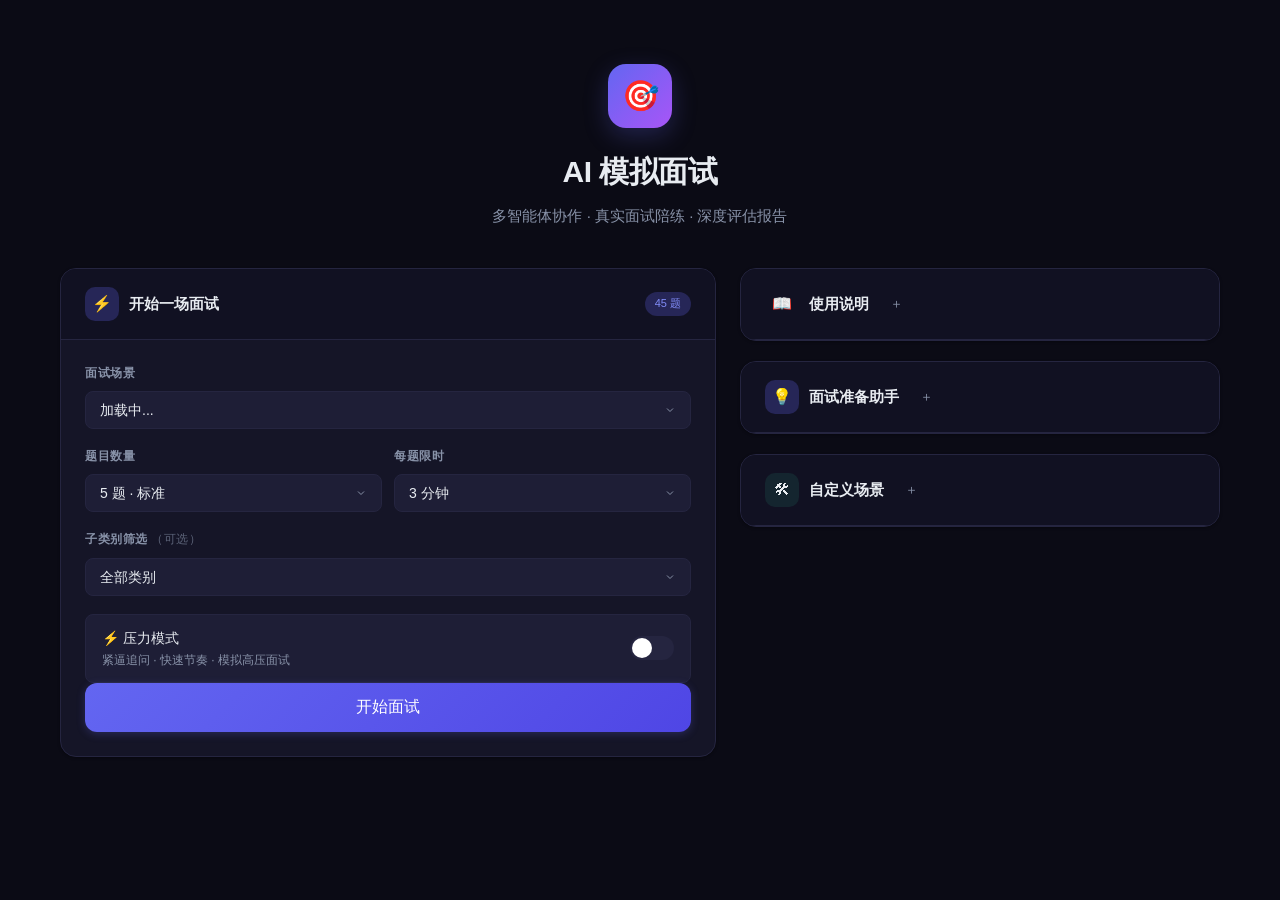
<file: static/index.html>
<!DOCTYPE html>
<html lang="zh-CN">
<head>
<meta charset="UTF-8">
<meta name="viewport" content="width=device-width, initial-scale=1.0">
<title>AI模拟面试</title>
<link rel="stylesheet" href="/static/css/style.css?v=6">
</head>
<body>

<div class="container">

  <!-- Hero -->
  <div class="hero">
    <div class="hero-icon">🎯</div>
    <h1>AI 模拟面试</h1>
    <p>多智能体协作 · 真实面试陪练 · 深度评估报告</p>
  </div>

  <!-- Main Grid: Config + Sidebar -->
  <div class="main-grid">

    <!-- ====== 左栏：面试配置 ====== -->
    <div class="card">
      <div class="card-header">
        <div class="icon purple">⚡</div>
        <h2>开始一场面试</h2>
        <span class="badge" id="totalQuestionBadge">45 题</span>
      </div>
      <div class="card-body">
        <div class="form-group">
          <label class="form-label">面试场景</label>
          <select id="sceneSelect">
            <option value="">加载中...</option>
          </select>
        </div>

        <div class="form-row">
          <div class="form-group">
            <label class="form-label">题目数量</label>
            <select id="questionCount">
              <option value="3">3 题 · 热身</option>
              <option value="5" selected>5 题 · 标准</option>
              <option value="8">8 题 · 强化</option>
              <option value="10">10 题 · 全真</option>
            </select>
          </div>
          <div class="form-group">
            <label class="form-label">每题限时</label>
            <select id="timeLimit">
              <option value="120">2 分钟</option>
              <option value="180" selected>3 分钟</option>
              <option value="300">5 分钟</option>
            </select>
          </div>
        </div>

        <div class="form-group" id="categoryGroup">
          <label class="form-label">子类别筛选 <span style="color:var(--text-muted);text-transform:none;font-weight:400;">（可选）</span></label>
          <select id="categorySelect">
            <option value="">全部类别</option>
          </select>
        </div>

        <!-- 压力模式 Toggle -->
        <div class="toggle-row" id="pressureToggle" onclick="togglePressure()">
          <div class="toggle-info">
            <div class="title">⚡ 压力模式</div>
            <div class="desc">紧逼追问 · 快速节奏 · 模拟高压面试</div>
          </div>
          <div class="toggle-switch" id="pressureSwitch"></div>
        </div>
        <div class="toggle-extra" id="pressureExtra" style="display:none;">
          <span style="font-size:12px;color:var(--text-dim)">强度：</span>
          <select id="pressureLevel">
            <option value="1">轻度</option>
            <option value="2" selected>中度</option>
            <option value="3">重度</option>
          </select>
        </div>

        <!-- Banners -->
        <div class="banner info" id="checkpointBanner" style="display:none;">
          <span>📌</span>
          <span class="banner-text" id="checkpointText">检测到未完成的面试</span>
          <span class="banner-actions">
            <button onclick="resumeInterview()" class="btn btn-primary btn-sm">继续</button>
            <button onclick="dismissCheckpoint()" class="btn btn-ghost">忽略</button>
          </span>
        </div>

        <div class="banner warning" id="retryBanner" style="display:none;">
          <span>🔄</span>
          <span class="banner-text">检测到错题，是否重练？</span>
          <span class="banner-actions">
            <button onclick="startRetry()" class="btn btn-warning btn-sm">重练</button>
            <button onclick="dismissRetry()" class="btn btn-ghost">忽略</button>
          </span>
        </div>

        <button onclick="startInterview()" class="btn btn-primary btn-block btn-lg" id="startBtn">
          开始面试
        </button>
      </div>
    </div>

    <!-- ====== 右栏：助手 + 场景管理 + 历史 ====== -->
    <div style="display:flex;flex-direction:column;gap:20px;">

      <!-- 使用说明 -->
      <div class="card" id="usageGuideCard">
        <div class="card-header">
          <div class="icon blue">📖</div>
          <h2>使用说明</h2>
          <button onclick="toggleUsageGuidePanel()" class="btn btn-ghost btn-icon" id="toggleUsageGuideBtn" title="展开">＋</button>
        </div>
        <div class="card-body" id="usageGuidePanel" style="display:none;">
          <p style="color:var(--text-dim);font-size:13px;margin:0 0 12px 0;">第一次使用？点击下方按钮，AI 将为你生成一份完整的使用指南。</p>
          <button onclick="generateUsageGuide()" class="btn btn-primary btn-block" id="usageGuideBtn">
            📖 生成使用说明
          </button>
          <button onclick="expandUsageGuide()" class="btn btn-secondary btn-block" id="usageGuideExpandBtn" style="display:none;">
            📖 展开使用说明
          </button>
          <div class="divider" id="usageGuideDivider" style="display:none;"></div>
          <div id="usageGuideResult" style="display:none;">
            <div class="section-title">📖 使用说明</div>
            <div id="usageGuideContent" class="report-content" style="font-size:14px;"></div>
            <div class="btn-row" style="display:flex;gap:8px;margin-top:12px;">
              <button onclick="copyUsageGuide()" class="btn btn-secondary" style="flex:1">📋 复制</button>
              <button onclick="closeUsageGuideResult()" class="btn btn-ghost" style="flex:1">收起</button>
            </div>
          </div>
        </div>
      </div>

      <!-- 面试准备助手 -->
      <div class="card" id="assistantCard">
        <div class="card-header">
          <div class="icon purple">💡</div>
          <h2>面试准备助手</h2>
          <button onclick="toggleAssistantPanel()" class="btn btn-ghost btn-icon" id="toggleAssistantBtn" title="展开">＋</button>
        </div>
        <div class="card-body" id="assistantPanel" style="display:none;">
          <div class="form-group">
            <label class="form-label">目标岗位 <span style="color:var(--danger)">*</span></label>
            <input type="text" id="assistantPosition" placeholder="如：高级产品经理、Java后端开发">
          </div>
          <div class="form-group">
            <label class="form-label">级别 <span style="color:var(--text-muted);text-transform:none;font-weight:400;">（可选）</span></label>
            <select id="assistantLevel">
              <option value="">不限</option>
              <option value="应届生">应届生/校招</option>
              <option value="初级">初级（1-3年）</option>
              <option value="中级">中级（3-5年）</option>
              <option value="高级">高级（5-8年）</option>
              <option value="专家">专家/总监（8年+）</option>
            </select>
          </div>
          <div class="form-group">
            <label class="form-label">个人背景 <span style="color:var(--text-muted);text-transform:none;font-weight:400;">（可选，越详细越个性化）</span></label>
            <textarea id="assistantBackground" rows="2" placeholder="如：3年B端产品经验，做过CRM和ERP，最近在看AI方向的机会..."></textarea>
          </div>
          <div class="form-group">
            <label class="form-label">重点关注 <span style="color:var(--text-muted);text-transform:none;font-weight:400;">（逗号分隔，可选）</span></label>
            <input type="text" id="assistantFocus" placeholder="如：系统设计,项目难点,沟通能力">
          </div>
          <div class="form-group" id="assistantHistoryGroup" style="display:none;">
            <label class="form-label">基于历史记录 <span style="color:var(--text-muted);text-transform:none;font-weight:400;">（可选，自动分析薄弱环节）</span></label>
            <select id="assistantHistorySelect">
              <option value="">不使用历史记录</option>
            </select>
          </div>
          <button onclick="askAssistant()" class="btn btn-primary btn-block" id="assistantBtn">
            🤖 生成准备指南
          </button>
          <button onclick="expandAssistant()" class="btn btn-secondary btn-block" id="assistantExpandBtn" style="display:none;">
            📋 展开准备指南
          </button>
          <div class="divider"></div>
          <div id="assistantResult" style="display:none;">
            <div class="section-title">📋 准备指南</div>
            <div id="assistantContent" class="report-content" style="font-size:14px;"></div>
            <div class="btn-row" style="display:flex;gap:8px;margin-top:12px;">
              <button onclick="copyAssistantGuide()" class="btn btn-secondary" style="flex:1">📋 复制</button>
              <button onclick="closeAssistantResult()" class="btn btn-ghost" style="flex:1">收起</button>
            </div>
          </div>
        </div>
      </div>

      <!-- 自定义场景 -->
      <div class="card" id="customSceneCard">
        <div class="card-header">
          <div class="icon green">🛠</div>
          <h2>自定义场景</h2>
          <button onclick="toggleCustomPanel()" class="btn btn-ghost btn-icon" id="toggleCustomBtn" title="展开">＋</button>
        </div>
        <div class="card-body" id="customPanel" style="display:none;">
          <div class="form-group">
            <label class="form-label">场景名称</label>
            <input type="text" id="newSceneName" placeholder="如：产品经理、UI设计师">
          </div>
          <div class="form-group">
            <label class="form-label">子类别 <span style="color:var(--text-muted);text-transform:none;font-weight:400;">（逗号分隔）</span></label>
            <input type="text" id="newSceneCategories" placeholder="如：需求分析,用户研究,竞品分析">
          </div>
          <button onclick="createCustomScene()" class="btn btn-primary btn-block">创建场景</button>
          <div class="divider"></div>
          <div id="customSceneList"></div>
        </div>
      </div>

      <!-- 题目管理面板（动态显示） -->
      <div class="card" id="questionManageCard" style="display:none;">
        <div class="card-header">
          <div class="icon amber">📝</div>
          <h2 id="questionManageTitle">题目管理</h2>
          <button onclick="closeQuestionPanel()" class="btn btn-ghost btn-icon" title="关闭">✕</button>
        </div>
        <div class="card-body" id="questionPanel">
          <div class="form-group">
            <label class="form-label">题目内容</label>
            <textarea id="newQuestionText" rows="3" placeholder="输入面试题目"></textarea>
          </div>
          <div class="form-row">
            <div class="form-group">
              <label class="form-label">类别</label>
              <input type="text" id="newQuestionCategory" placeholder="如：需求分析">
            </div>
            <div class="form-group">
              <label class="form-label">难度 1-5</label>
              <input type="number" id="newQuestionDifficulty" value="3" min="1" max="5">
            </div>
          </div>
          <div class="form-group">
            <label class="form-label">追问关键词 <span style="color:var(--text-muted);text-transform:none;font-weight:400;">（逗号分隔）</span></label>
            <input type="text" id="newQuestionKeywords" placeholder="如：产品思维,数据分析">
          </div>
          <div class="form-group">
            <label class="form-label">模范回答要点</label>
            <textarea id="newQuestionModelAnswer" rows="2" placeholder="供评分参考的关键得分点"></textarea>
          </div>
          <div class="btn-row" style="display:flex;gap:8px;">
            <button onclick="addCustomQuestion()" class="btn btn-primary" style="flex:1">手动添加</button>
            <button onclick="autoGenerateQuestions()" class="btn btn-success" style="flex:1" id="autoGenBtn">🤖 自动生成</button>
          </div>
          <div class="gen-options" id="autoGenOptions" style="display:none;">
            <span class="label">数量：</span>
            <select id="autoGenCount">
              <option value="3">3 题</option>
              <option value="5" selected>5 题</option>
              <option value="8">8 题</option>
              <option value="10">10 题</option>
            </select>
            <button onclick="confirmAutoGenerate()" class="btn btn-success btn-sm">确认</button>
            <button onclick="cancelAutoGenerate()" class="btn btn-ghost btn-sm">取消</button>
          </div>
          <div class="divider"></div>
          <div id="customQuestionList"></div>
        </div>
      </div>

      <!-- 历史记录 -->
      <div class="card" id="historyCard" style="display:none;">
        <div class="card-header">
          <div class="icon purple">📋</div>
          <h2>最近记录</h2>
          <button onclick="clearRecords()" class="btn btn-ghost btn-sm" style="margin-left:auto;" title="清空所有记录">🗑 清空</button>
        </div>
        <div class="card-body" id="historyList"></div>
      </div>

    </div>
  </div>
</div>

<script src="/static/js/app.js"></script>
</body>
</html>
</file>
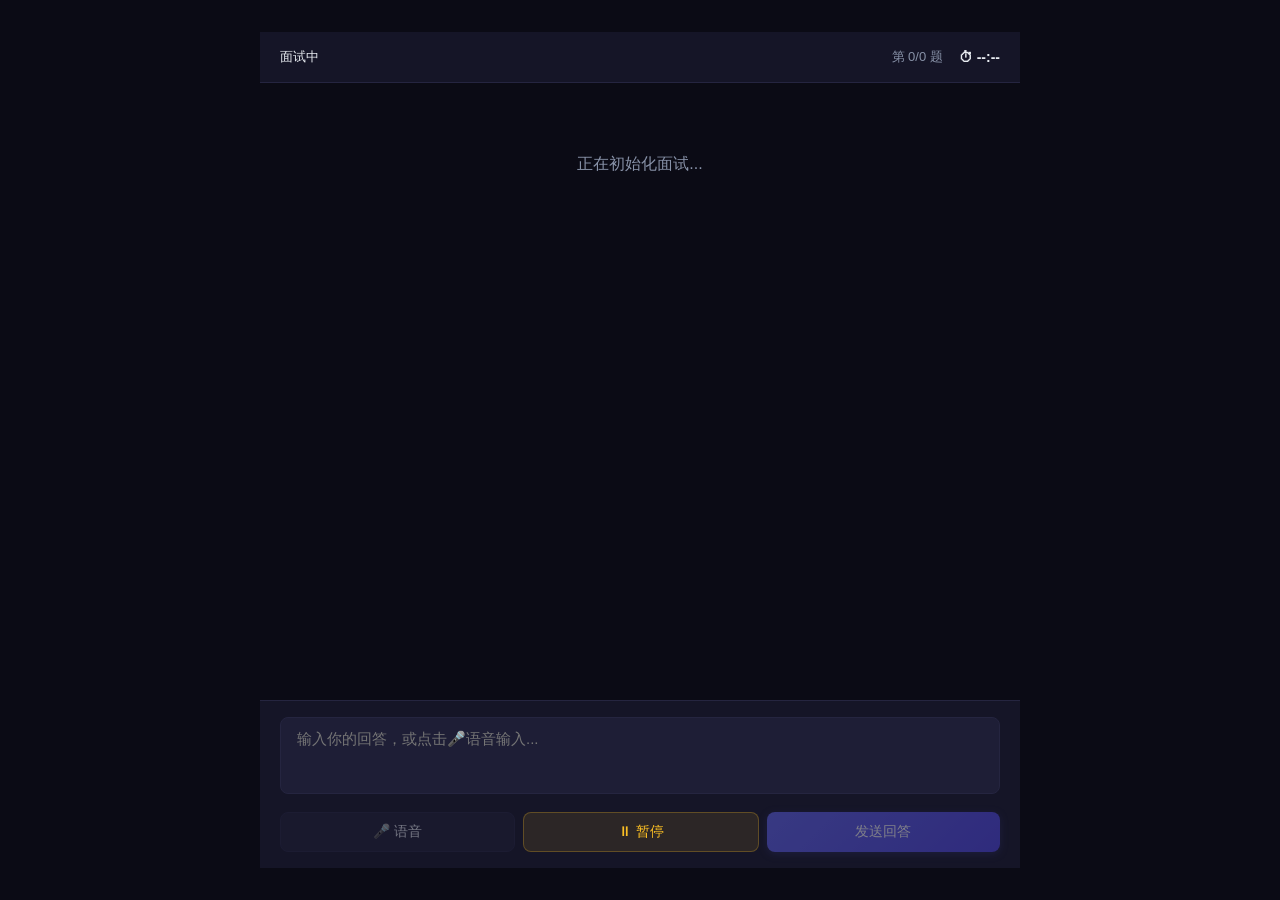
<file: static/interview.html>
<!DOCTYPE html>
<html lang="zh-CN">
<head>
<meta charset="UTF-8">
<meta name="viewport" content="width=device-width, initial-scale=1.0">
<title>面试中 · AI模拟面试</title>
<link rel="stylesheet" href="/static/css/style.css">
</head>
<body>
<div class="container interview-container">
  <div class="interview-header">
    <div class="scene-badge">
      <span id="sceneLabel">面试中</span>
    </div>
    <div class="status">
      <span id="progressLabel" class="progress-text">第 0/0 题</span>
      <span id="timerLabel" class="timer">⏱ --:--</span>
    </div>
  </div>

  <div class="chat-area" id="chatArea">
    <div class="loading-msg">正在初始化面试...</div>
  </div>

  <div class="input-area">
    <textarea id="answerInput" placeholder="输入你的回答，或点击🎤语音输入..." rows="3" disabled></textarea>
    <div class="button-row">
      <button id="voiceBtn" class="btn btn-secondary" disabled>🎤 语音</button>
      <button id="pauseBtn" class="btn btn-warning">⏸ 暂停</button>
      <button id="submitBtn" class="btn btn-primary" disabled>发送回答</button>
    </div>
  </div>
</div>

<div id="pauseOverlay" class="overlay" style="display:none">
  <div class="overlay-card">
    <h2>⏸ 面试已暂停</h2>
    <p>进度已保存，可以稍后继续。</p>
    <div style="display:flex;gap:12px;justify-content:center;">
      <button onclick="resumeFromPause()" class="btn btn-primary">继续面试</button>
      <button onclick="location.href='/'" class="btn btn-secondary">返回首页</button>
    </div>
  </div>
</div>

<script>
const params = new URLSearchParams(window.location.search);
const SESSION_ID = params.get('session_id') || '';
</script>
<script src="/static/js/app.js?v=4"></script>
</body>
</html>
</file>
<file: static/css/style.css>
/* ===== Design System ===== */
:root {
  --primary: #6366f1;
  --primary-light: #818cf8;
  --primary-dark: #4f46e5;
  --primary-glow: rgba(99, 102, 241, 0.25);
  --bg: #0b0b15;
  --bg-card: #151527;
  --bg-card-hover: #1c1c34;
  --bg-input: #1e1e36;
  --bg-surface: #111122;
  --text: #e8ecf1;
  --text-dim: #8892a8;
  --text-muted: #5c6378;
  --border: #252540;
  --border-light: #30304d;
  --success: #34d399;
  --success-bg: rgba(52, 211, 153, 0.1);
  --warning: #fbbf24;
  --warning-bg: rgba(251, 191, 36, 0.1);
  --danger: #f87171;
  --danger-bg: rgba(248, 113, 113, 0.1);
  --radius-sm: 8px;
  --radius: 12px;
  --radius-lg: 16px;
  --radius-xl: 20px;
  --shadow-sm: 0 1px 3px rgba(0,0,0,0.3);
  --shadow: 0 4px 16px rgba(0,0,0,0.35);
  --shadow-lg: 0 8px 32px rgba(0,0,0,0.45);
  --transition: 0.2s cubic-bezier(0.4, 0, 0.2, 1);
}

* { margin: 0; padding: 0; box-sizing: border-box; }

body {
  font-family: -apple-system, BlinkMacSystemFont, "Segoe UI", "PingFang SC", "Microsoft YaHei", sans-serif;
  background: var(--bg);
  color: var(--text);
  min-height: 100vh;
  line-height: 1.6;
  -webkit-font-smoothing: antialiased;
}

/* ===== Layout ===== */
.container {
  max-width: 1200px;
  margin: 0 auto;
  padding: 32px 20px;
}

/* ===== Hero ===== */
.hero {
  text-align: center;
  padding: 32px 0 40px;
}

.hero-icon {
  width: 64px;
  height: 64px;
  background: linear-gradient(135deg, var(--primary), #a855f7);
  border-radius: 18px;
  display: flex;
  align-items: center;
  justify-content: center;
  margin: 0 auto 20px;
  font-size: 30px;
  box-shadow: 0 8px 24px var(--primary-glow);
}

.hero h1 {
  font-size: 30px;
  font-weight: 700;
  letter-spacing: -0.5px;
  margin-bottom: 8px;
}

.hero p {
  color: var(--text-dim);
  font-size: 15px;
  max-width: 420px;
  margin: 0 auto;
}

/* ===== Two-Column Grid ===== */
.main-grid {
  display: grid;
  grid-template-columns: 1fr 480px;
  gap: 24px;
  align-items: start;
}

@media (max-width: 860px) {
  .main-grid {
    grid-template-columns: 1fr;
  }
}

/* ===== Card ===== */
.card {
  background: var(--bg-card);
  border-radius: var(--radius-lg);
  border: 1px solid var(--border);
  box-shadow: var(--shadow-sm);
  overflow: hidden;
}

.card-header {
  display: flex;
  align-items: center;
  gap: 10px;
  padding: 18px 24px;
  border-bottom: 1px solid var(--border);
  background: var(--bg-surface);
}

.card-header .icon {
  width: 34px;
  height: 34px;
  border-radius: 10px;
  display: flex;
  align-items: center;
  justify-content: center;
  font-size: 16px;
  flex-shrink: 0;
}

.card-header .icon.purple { background: var(--primary-glow); }
.card-header .icon.green { background: var(--success-bg); }
.card-header .icon.amber { background: var(--warning-bg); }

.card-header h2 {
  font-size: 15px;
  font-weight: 600;
}

.card-header .badge {
  margin-left: auto;
  font-size: 11px;
  padding: 3px 10px;
  border-radius: 20px;
  background: var(--primary-glow);
  color: var(--primary-light);
  font-weight: 500;
}

.card-body {
  padding: 24px;
}

/* ===== Form Elements ===== */
.form-group {
  margin-bottom: 18px;
}

.form-group:last-child { margin-bottom: 0; }

.form-label {
  display: block;
  font-size: 12px;
  font-weight: 600;
  color: var(--text-dim);
  text-transform: uppercase;
  letter-spacing: 0.5px;
  margin-bottom: 8px;
}

.form-row {
  display: flex;
  gap: 12px;
}

.form-row .form-group {
  flex: 1;
}

select, input[type="text"], input[type="number"], textarea {
  width: 100%;
  padding: 10px 14px;
  background: var(--bg-input);
  border: 1px solid var(--border);
  border-radius: var(--radius-sm);
  color: var(--text);
  font-size: 14px;
  font-family: inherit;
  outline: none;
  transition: border-color var(--transition), box-shadow var(--transition);
}

select { cursor: pointer; appearance: none; background-image: url("data:image/svg+xml,%3Csvg xmlns='http://www.w3.org/2000/svg' width='12' height='12' viewBox='0 0 24 24' fill='none' stroke='%238892a8' stroke-width='2'%3E%3Cpath d='m6 9 6 6 6-6'/%3E%3C/svg%3E"); background-repeat: no-repeat; background-position: right 14px center; padding-right: 36px; }
textarea { resize: vertical; min-height: 60px; }
select:focus, input:focus, textarea:focus { border-color: var(--primary); box-shadow: 0 0 0 3px var(--primary-glow); }

/* Checkbox & Toggle */
.toggle-row {
  display: flex;
  align-items: center;
  justify-content: space-between;
  padding: 12px 16px;
  background: var(--bg-input);
  border-radius: var(--radius-sm);
  border: 1px solid var(--border);
  cursor: pointer;
  transition: border-color var(--transition);
}

.toggle-row:hover { border-color: var(--border-light); }

.toggle-info { flex: 1; }
.toggle-info .title { font-size: 14px; font-weight: 500; }
.toggle-info .desc { font-size: 12px; color: var(--text-dim); margin-top: 2px; }

.toggle-switch {
  width: 44px; height: 24px;
  background: var(--border);
  border-radius: 12px;
  position: relative;
  transition: background var(--transition);
  flex-shrink: 0;
}

.toggle-switch.active { background: var(--primary); }

.toggle-switch::after {
  content: '';
  position: absolute;
  top: 2px; left: 2px;
  width: 20px; height: 20px;
  background: #fff;
  border-radius: 50%;
  transition: transform var(--transition);
}

.toggle-switch.active::after { transform: translateX(20px); }

.toggle-extra {
  display: flex;
  align-items: center;
  gap: 8px;
  margin-top: 10px;
}

.toggle-extra select {
  width: auto;
  padding: 6px 28px 6px 10px;
  font-size: 13px;
}

/* ===== Buttons ===== */
.btn {
  display: inline-flex;
  align-items: center;
  justify-content: center;
  gap: 6px;
  padding: 10px 20px;
  border: none;
  border-radius: var(--radius-sm);
  font-size: 14px;
  font-weight: 500;
  cursor: pointer;
  transition: all var(--transition);
  font-family: inherit;
  white-space: nowrap;
}

.btn:disabled { opacity: 0.45; cursor: not-allowed; }

.btn-primary {
  background: linear-gradient(135deg, var(--primary), var(--primary-dark));
  color: #fff;
  box-shadow: 0 2px 8px var(--primary-glow);
}
.btn-primary:hover:not(:disabled) {
  box-shadow: 0 4px 16px var(--primary-glow);
  transform: translateY(-1px);
}

.btn-secondary {
  background: var(--bg-input);
  color: var(--text);
  border: 1px solid var(--border);
}
.btn-secondary:hover:not(:disabled) { background: var(--bg-card-hover); border-color: var(--border-light); }

.btn-success {
  background: var(--success-bg);
  color: var(--success);
  border: 1px solid rgba(52, 211, 153, 0.25);
}
.btn-success:hover:not(:disabled) { background: rgba(52, 211, 153, 0.18); }

.btn-warning {
  background: var(--warning-bg);
  color: var(--warning);
  border: 1px solid rgba(251, 191, 36, 0.25);
}
.btn-warning:hover:not(:disabled) { background: rgba(251, 191, 36, 0.18); }

.btn-danger {
  background: var(--danger-bg);
  color: var(--danger);
  border: 1px solid rgba(248, 113, 113, 0.25);
}
.btn-danger:hover:not(:disabled) { background: rgba(248, 113, 113, 0.18); }

.btn-ghost {
  background: transparent;
  color: var(--text-dim);
  padding: 6px 10px;
  font-size: 13px;
}
.btn-ghost:hover { color: var(--text); background: var(--bg-input); }

.btn-block { width: 100%; }
.btn-lg { padding: 14px 24px; font-size: 16px; border-radius: var(--radius); }

.btn-icon {
  width: 34px; height: 34px; padding: 0;
  border-radius: var(--radius-sm);
}

/* ===== Banner ===== */
.banner {
  padding: 14px 18px;
  border-radius: var(--radius-sm);
  margin-bottom: 16px;
  font-size: 13px;
  display: flex;
  align-items: center;
  gap: 10px;
  border: 1px solid;
}

.banner .banner-text { flex: 1; }
.banner .banner-actions { display: flex; gap: 8px; flex-shrink: 0; }

.banner.info {
  background: var(--primary-glow);
  border-color: rgba(99, 102, 241, 0.35);
  color: var(--primary-light);
}

.banner.warning {
  background: var(--warning-bg);
  border-color: rgba(251, 191, 36, 0.3);
  color: var(--warning);
}

/* ===== Scene List (Sidebar) ===== */
.scene-list-item {
  display: flex;
  align-items: center;
  gap: 12px;
  padding: 12px 14px;
  border-radius: var(--radius-sm);
  margin-bottom: 6px;
  background: var(--bg-input);
  border: 1px solid transparent;
  transition: all var(--transition);
  cursor: default;
}

.scene-list-item:hover {
  border-color: var(--border-light);
  background: var(--bg-card-hover);
}

.scene-dot {
  width: 8px; height: 8px;
  border-radius: 50%;
  flex-shrink: 0;
}

.scene-dot.builtin { background: var(--primary); }
.scene-dot.custom { background: var(--success); }

.scene-info { flex: 1; min-width: 0; }
.scene-info .name { font-size: 14px; font-weight: 500; }
.scene-info .meta {
  font-size: 12px;
  color: var(--text-dim);
  margin-top: 2px;
  white-space: nowrap;
  overflow: hidden;
  text-overflow: ellipsis;
}

.scene-actions {
  display: flex;
  gap: 4px;
  flex-shrink: 0;
}

/* ===== Question Panel ===== */
.question-panel {
  padding: 20px 24px;
}

.gen-options {
  display: flex;
  align-items: center;
  gap: 10px;
  padding: 12px 16px;
  background: var(--bg-input);
  border-radius: var(--radius-sm);
  margin-top: 10px;
}

.gen-options select {
  width: auto;
  padding: 6px 28px 6px 10px;
  font-size: 13px;
}

.gen-options .label {
  font-size: 13px;
  color: var(--text-dim);
}

.question-item {
  display: flex;
  gap: 12px;
  padding: 12px 14px;
  background: var(--bg-input);
  border-radius: var(--radius-sm);
  margin-bottom: 8px;
  border: 1px solid transparent;
  transition: border-color var(--transition);
}

.question-item:hover { border-color: var(--border-light); }

.question-idx {
  width: 26px; height: 26px;
  border-radius: 50%;
  background: var(--primary-glow);
  color: var(--primary-light);
  display: flex;
  align-items: center;
  justify-content: center;
  font-size: 12px;
  font-weight: 600;
  flex-shrink: 0;
}

.question-body { flex: 1; min-width: 0; }
.question-body .q-text { font-size: 13px; line-height: 1.5; margin-bottom: 4px; }
.question-body .q-tags {
  display: flex;
  gap: 6px;
  flex-wrap: wrap;
}

.tag {
  display: inline-flex;
  align-items: center;
  font-size: 11px;
  padding: 2px 8px;
  border-radius: 10px;
  background: rgba(136, 146, 168, 0.1);
  color: var(--text-dim);
}

.tag.difficulty { background: rgba(251, 191, 36, 0.15); color: var(--warning); }
.tag.category { background: var(--primary-glow); color: var(--primary-light); }

/* ===== History ===== */
.history-item {
  display: flex;
  align-items: center;
  gap: 12px;
  padding: 12px 14px;
  background: var(--bg-input);
  border-radius: var(--radius-sm);
  margin-bottom: 6px;
  cursor: pointer;
  transition: all var(--transition);
  border: 1px solid transparent;
}

.history-item:hover {
  border-color: var(--border-light);
  background: var(--bg-card-hover);
}

.history-dot {
  width: 36px; height: 36px;
  border-radius: 50%;
  background: var(--primary-glow);
  display: flex;
  align-items: center;
  justify-content: center;
  font-size: 14px;
  font-weight: 700;
  color: var(--primary-light);
  flex-shrink: 0;
}

.history-info { flex: 1; min-width: 0; }
.history-info .scene { font-size: 14px; font-weight: 500; }
.history-info .meta { font-size: 12px; color: var(--text-dim); }

.history-score {
  font-size: 18px;
  font-weight: 700;
  color: var(--primary-light);
  flex-shrink: 0;
}

/* ===== Empty State ===== */
.empty-state {
  text-align: center;
  padding: 28px 16px;
  color: var(--text-muted);
  font-size: 13px;
}

.empty-state .icon { font-size: 28px; margin-bottom: 8px; opacity: 0.5; }

/* ===== Divider ===== */
.divider {
  height: 1px;
  background: var(--border);
  margin: 20px 0;
}

/* ===== Section Title ===== */
.section-title {
  font-size: 13px;
  font-weight: 600;
  color: var(--text-dim);
  text-transform: uppercase;
  letter-spacing: 0.5px;
  margin-bottom: 12px;
}

/* ===== Loading Spinner ===== */
.spinner {
  display: inline-block;
  width: 16px; height: 16px;
  border: 2px solid var(--border);
  border-top-color: var(--primary);
  border-radius: 50%;
  animation: spin 0.6s linear infinite;
}

@keyframes spin { to { transform: rotate(360deg); } }

/* ================================================================
   Interview Page
   ================================================================ */

.interview-container {
  display: flex;
  flex-direction: column;
  height: 100vh;
  max-width: 800px;
  margin: 0 auto;
}

.interview-header {
  display: flex;
  justify-content: space-between;
  align-items: center;
  padding: 14px 20px;
  background: var(--bg-card);
  border-bottom: 1px solid var(--border);
  font-size: 13px;
}

.interview-header .scene-badge {
  display: flex;
  align-items: center;
  gap: 8px;
}

.interview-header .status {
  display: flex;
  align-items: center;
  gap: 16px;
}

.progress-text { color: var(--text-dim); }

.timer {
  font-variant-numeric: tabular-nums;
  font-weight: 600;
  font-size: 14px;
}

.timer.warning { color: var(--warning); }
.timer.danger { color: var(--danger); animation: pulse 1s infinite; }

@keyframes pulse {
  50% { opacity: 0.4; }
}

.chat-area {
  flex: 1;
  overflow-y: auto;
  padding: 20px;
  display: flex;
  flex-direction: column;
  gap: 14px;
  background: var(--bg);
}

.chat-area .loading-msg {
  text-align: center;
  color: var(--text-dim);
  padding: 48px 20px;
}

/* Messages */
.msg {
  max-width: 82%;
  padding: 14px 18px;
  border-radius: var(--radius);
  font-size: 15px;
  line-height: 1.65;
  white-space: pre-wrap;
  word-break: break-word;
  animation: msgIn 0.25s ease-out;
}

@keyframes msgIn {
  from { opacity: 0; transform: translateY(8px); }
  to { opacity: 1; transform: translateY(0); }
}

.msg.interviewer {
  background: var(--bg-card);
  border: 1px solid var(--border);
  align-self: flex-start;
  border-bottom-left-radius: 4px;
}

.msg.user {
  background: linear-gradient(135deg, var(--primary), var(--primary-dark));
  align-self: flex-end;
  border-bottom-right-radius: 4px;
}

.msg.system {
  align-self: center;
  background: transparent;
  color: var(--text-dim);
  font-size: 13px;
  padding: 4px 12px;
}

.msg.scores {
  background: var(--success-bg);
  border: 1px solid rgba(52, 211, 153, 0.25);
  align-self: flex-start;
  font-size: 14px;
}

/* Input Area */
.input-area {
  padding: 16px 20px;
  background: var(--bg-card);
  border-top: 1px solid var(--border);
}

.input-area textarea {
  width: 100%;
  padding: 12px 16px;
  background: var(--bg-input);
  border: 1px solid var(--border);
  border-radius: var(--radius-sm);
  color: var(--text);
  font-size: 15px;
  resize: none;
  outline: none;
  font-family: inherit;
  margin-bottom: 10px;
  transition: border-color var(--transition), box-shadow var(--transition);
}

.input-area textarea:focus {
  border-color: var(--primary);
  box-shadow: 0 0 0 3px var(--primary-glow);
}

.button-row {
  display: flex;
  gap: 8px;
}

.button-row .btn { flex: 1; }

/* Pause Overlay */
.overlay {
  position: fixed;
  inset: 0;
  background: rgba(0, 0, 0, 0.75);
  backdrop-filter: blur(4px);
  display: flex;
  align-items: center;
  justify-content: center;
  z-index: 100;
}

.overlay-card {
  background: var(--bg-card);
  border-radius: var(--radius-lg);
  padding: 40px;
  text-align: center;
  border: 1px solid var(--border);
  box-shadow: var(--shadow-lg);
}

.overlay-card h2 { margin-bottom: 8px; font-size: 20px; }
.overlay-card p { color: var(--text-dim); margin-bottom: 24px; font-size: 14px; }

/* ================================================================
   Report Page
   ================================================================ */

.report-container {
  max-width: 800px;
  padding-bottom: 48px;
}

.report-hero {
  text-align: center;
  padding: 40px 0 32px;
}

.report-hero h1 {
  font-size: 28px;
  font-weight: 700;
  margin-bottom: 8px;
}

.report-hero .scene-tag {
  display: inline-block;
  font-size: 13px;
  padding: 4px 14px;
  border-radius: 20px;
  background: var(--primary-glow);
  color: var(--primary-light);
}

.score-display {
  display: flex;
  justify-content: center;
  margin-bottom: 36px;
}

.score-circle {
  width: 130px; height: 130px;
  border-radius: 50%;
  background: linear-gradient(135deg, var(--primary), #a855f7);
  display: flex;
  flex-direction: column;
  align-items: center;
  justify-content: center;
  box-shadow: 0 8px 32px var(--primary-glow);
}

.score-number {
  font-size: 40px;
  font-weight: 800;
  line-height: 1;
}

.score-label {
  font-size: 14px;
  opacity: 0.8;
  margin-top: 4px;
}

.radar-chart {
  width: 100%;
  height: 380px;
  margin-bottom: 24px;
}

.report-content {
  background: var(--bg-card);
  border-radius: var(--radius-lg);
  padding: 28px;
  border: 1px solid var(--border);
  line-height: 1.8;
  font-size: 15px;
  max-height: 700px;
  overflow-y: auto;
}

.report-content h2 { font-size: 18px; margin: 24px 0 10px; color: var(--primary-light); }
.report-content h2:first-child { margin-top: 0; }
.report-content h3 { font-size: 16px; margin: 16px 0 8px; }
.report-content p { margin-bottom: 10px; }
.report-content ul { padding-left: 20px; margin-bottom: 10px; }
.report-content li { margin-bottom: 4px; }

.question-details {
  margin-top: 28px;
}

.question-details h2 {
  font-size: 20px;
  margin-bottom: 16px;
  color: var(--primary-light);
}

.detail-card {
  background: var(--bg-card);
  border: 1px solid var(--border);
  border-radius: var(--radius);
  padding: 18px 22px;
  margin-bottom: 12px;
  transition: border-color var(--transition);
}

.detail-card.wrong {
  border-color: rgba(248, 113, 113, 0.35);
  background: rgba(248, 113, 113, 0.04);
}

.detail-header {
  display: flex;
  align-items: flex-start;
  gap: 12px;
  margin-bottom: 10px;
}

.detail-index {
  color: var(--primary-light);
  font-weight: 700;
  font-size: 14px;
  flex-shrink: 0;
  width: 24px;
}

.detail-question { flex: 1; font-size: 14px; line-height: 1.5; }

.detail-score {
  font-weight: 700;
  font-size: 20px;
  color: var(--success);
  flex-shrink: 0;
}

.detail-score.low { color: var(--danger); }

.detail-body {
  padding-left: 36px;
  font-size: 13px;
  color: var(--text-dim);
}

.detail-answer {
  margin-bottom: 8px;
  padding: 10px 14px;
  background: var(--bg-input);
  border-radius: 6px;
  line-height: 1.55;
}

.detail-dims {
  margin-bottom: 6px;
  font-size: 12px;
  color: var(--text-dim);
}

.detail-comment {
  color: var(--warning);
  font-size: 13px;
}

.report-actions {
  display: flex;
  gap: 12px;
  justify-content: center;
  margin-top: 36px;
}

.report-actions .btn { min-width: 140px; }

/* ===== Mobile ===== */
@media (max-width: 640px) {
  .container { padding: 16px 12px; }
  .hero { padding: 20px 0 28px; }
  .hero h1 { font-size: 24px; }
  .card-header { padding: 14px 18px; }
  .card-body { padding: 18px; }
  .form-row { flex-direction: column; gap: 0; }
  .msg { max-width: 90%; font-size: 14px; }
  .score-circle { width: 100px; height: 100px; }
  .score-number { font-size: 30px; }
  .report-content { padding: 20px; }
}
</file>
